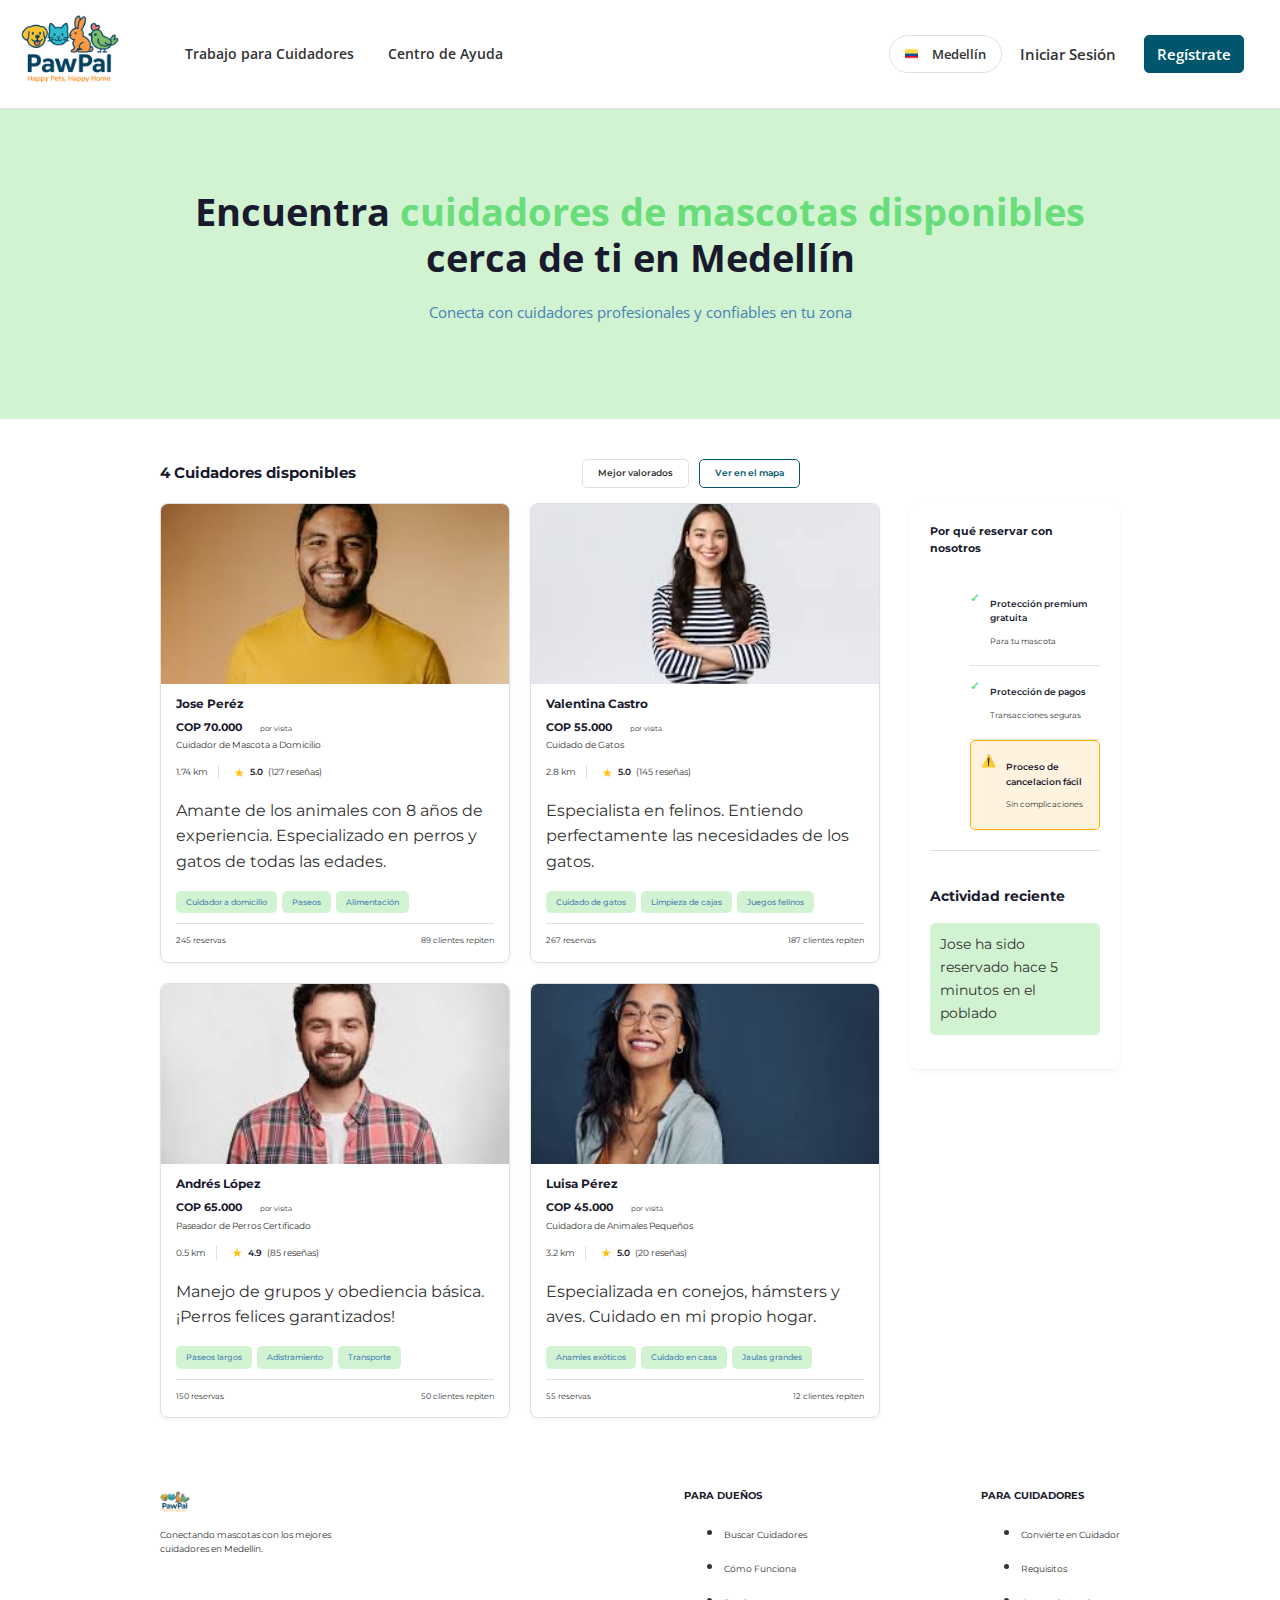
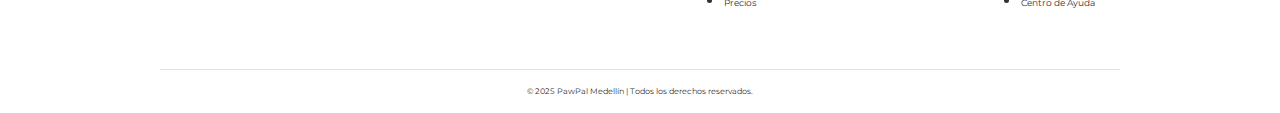
<file: index.html>
<!DOCTYPE html>
<html lang="en">
<head>
    <meta charset="UTF-8">
    <meta name="viewport" content="width=device-width, initial-scale=1.0">
    <link rel="preconnect" href="https://fonts.googleapis.com">
    <link rel="preconnect" href="https://fonts.gstatic.com" crossorigin>
    <link href="https://fonts.googleapis.com/css2?family=Inter:ital,opsz,wght@0,14..32,100..900;1,14..32,100..900&family=Montserrat:ital,wght@0,100..900;1,100..900&family=Open+Sans:ital,wght@0,300..800;1,300..800&display=swap" rel="stylesheet">
    <title>PawPal</title>
    <link rel="stylesheet" href="styles/styles.css">
    <link rel="stylesheet" href="styles/normalize.css">
    <link rel="icon" href="img/logo.ico" type="image/x-icon">

</head>
<body>
<!-- Encabezado -->
    <header class="main-header">
        <div class="header-content">
            <div class="header-left">
                <a href="#" class="logo">
                    <img src="img/logo.png" alt="PawPal Logo">
                </a>

                <nav class="main-menu">
                    <a href="#">Trabajo para Cuidadores</a>
                    <a href="#">Centro de Ayuda</a>
                </nav>
            </div>
            
            <div class="header-right">
            <div class="ubicacion">
                <span class="location-icon">
                    <img src="img/colombia.png" alt="bandera colombia">
                </span>
                <span class="location-text">Medellín</span>
            </div>
            <div class="auth-bottons">
                <a href="login.html" class="btn btn-login">Iniciar Sesión</a>
                <a href="registro.html" class="btn btn-signup">Regístrate</a>
            </div>
        </div>
        </div>
    </header>
<!-- Inicio -->
    <div class="section">
        <h1 class="main-heading">
            Encuentra 
            <span class="highlight">cuidadores de mascotas disponibles</span>
            cerca de ti en Medellín
        </h1>

        <p class="subtext">
            Conecta con cuidadores profesionales y confiables en tu zona
        </p>
    </div>

<!-- Seleccion de cuidadores -->
<!-- al conectarse a una BD esto deberia de cambiarse de forma automatica dependiendo los cuidadores registrados -->
    <section class="cuidadores-section">
        <div class="cuidadores-header">
            <h2 class="section-title">4 Cuidadores disponibles</h2>
            <div class="header-filters">
                <button class="filter-button">Mejor valorados</button>
                <button class="map-button">Ver en el mapa</button>
            </div>
        </div>

        <div class="cuidadores-content-wrapper">
            <div class="cuidadores-list">

                <article class="cuidador-card">
                    <div class="card-image-container">
                        <img src="img/cuidador1.jpeg" alt="Foto cuidador 1" class="cuidador-photo">
                    </div>
                    <div class="card-info">
                        <div class="info-header">
                            <h3 class="cuidador-name">Jose Peréz</h3>
                            <span class="cuidador-price">COP 70.000</span>
                        </div>
                        <span class="service-type">Cuidador de Mascota a Domicilio</span>

                        <div class="rating-info">
                            <span class="distance">1.74 km</span>
                            <span class="rating-star">★</span>
                            <span class="rating-value">5.0</span>
                            <span class="reviews">(127 reseñas)</span>
                        </div>

                        <p class="descripcion">Amante de los animales con 8 años de experiencia. Especializado en perros y gatos de todas las edades.</p>
                        <div class="service-tags">
                            <span class="tag">Cuidador a domicilio</span>
                            <span class="tag">Paseos</span>
                            <span class="tag">Alimentación</span>
                        </div>

                        <div class="stats-footer">
                            <span class="stat">245 reservas</span>
                            <span class="stat">89 clientes repiten</span>
                        </div>
                    </div>
                </article>
                <article class="cuidador-card">
                    <div class="card-image-container">
                        <img src="img/cuidador2.jpeg" alt="Foto cuidador 2" class="cuidador-photo">
                    </div>
                    <div class="card-info">
                        <div class="info-header">
                            <h3 class="cuidador-name">Valentina Castro</h3>
                            <span class="cuidador-price">COP 55.000</span>
                        </div>
                        <span class="service-type">Cuidado de Gatos</span>

                        <div class="rating-info">
                            <span class="distance">2.8 km</span>
                            <span class="rating-star">★</span>
                            <span class="rating-value">5.0</span>
                            <span class="reviews">(145 reseñas)</span>
                        </div>

                        <p class="descripcion">Especialista en felinos. Entiendo perfectamente las necesidades de los gatos.</p>
                        <div class="service-tags">
                            <span class="tag">Cuidado de gatos</span>
                            <span class="tag">Limpieza de cajas</span>
                            <span class="tag">Juegos felinos</span>
                        </div>

                        <div class="stats-footer">
                            <span class="stat">267 reservas</span>
                            <span class="stat">187 clientes repiten</span>
                        </div>
                    </div>
                </article>
                <article class="cuidador-card">
                    <div class="card-image-container">
                        <img src="img/cuidador3.jpeg" alt="Foto cuidador 3" class="cuidador-photo">
                    </div>
                    <div class="card-info">
                        <div class="info-header">
                            <h3 class="cuidador-name">Andrés López</h3>
                            <span class="cuidador-price">COP 65.000</span>
                        </div>
                        <span class="service-type">Paseador de Perros Certificado</span>

                        <div class="rating-info">
                            <span class="distance">0.5 km</span>
                            <span class="rating-star">★</span>
                            <span class="rating-value">4.9</span>
                            <span class="reviews">(85 reseñas)</span>
                        </div>

                        <p class="descripcion">Manejo de grupos y obediencia básica. ¡Perros felices garantizados!</p>
                        <div class="service-tags">
                            <span class="tag">Paseos largos</span>
                            <span class="tag">Adistramiento</span>
                            <span class="tag">Transporte</span>
                        </div>

                        <div class="stats-footer">
                            <span class="stat">150 reservas</span>
                            <span class="stat">50 clientes repiten</span>
                        </div>
                    </div>
                </article>
                <article class="cuidador-card">
                    <div class="card-image-container">
                        <img src="img/cuidador4.jpeg" alt="Foto cuidador 4" class="cuidador-photo">
                    </div>
                    <div class="card-info">
                        <div class="info-header">
                            <h3 class="cuidador-name">Luisa Pérez</h3>
                            <span class="cuidador-price">COP 45.000</span>
                        </div>
                        <span class="service-type">Cuidadora de Animales Pequeños</span>

                        <div class="rating-info">
                            <span class="distance">3.2 km</span>
                            <span class="rating-star">★</span>
                            <span class="rating-value">5.0</span>
                            <span class="reviews">(20 reseñas)</span>
                        </div>

                        <p class="descripcion">Especializada en conejos, hámsters y aves. Cuidado en mi propio hogar.</p>
                        <div class="service-tags">
                            <span class="tag">Anamles exóticos</span>
                            <span class="tag">Cuidado en casa</span>
                            <span class="tag">Jaulas grandes</span>
                        </div>

                        <div class="stats-footer">
                            <span class="stat">55 reservas</span>
                            <span class="stat">12 clientes repiten</span>
                        </div>
                    </div>
                </article>
            </div>

            <aside class="sidebar">
                <h3 class="sidebar-title">Por qué reservar con nosotros</h3>

                <ul class="benefits-list">
                    <li class="benefit-item">
                        <span class="icon">✓</span>
                        <div class="benefit-text">
                            <p class="main-text">Protección premium gratuita</p>
                            <p class="sub-text">Para tu mascota</p>
                        </div>
                    </li>

                    <li class="benefit-item">
                        <span class="icon">✓</span>
                        <div class="benefit-text">
                            <p class="main-text">Protección de pagos</p>
                            <p class="sub-text">Transacciones seguras</p>
                        </div>
                    </li>

                    <li class="benefit-item highlight">
                        <span class="icon">⚠️</span>
                        <div class="benefit-text">
                            <p class="main-text">Proceso de cancelacion fácil</p>
                            <p class="sub-text">Sin complicaciones</p>
                        </div>
                    </li>
                </ul>

                <div class="recent-activity">
                    <p class="activity-title">Actividad reciente</p>
                    <p class="activity-detail">Jose ha sido reservado hace 5 minutos en el poblado</p>
                </div>
            </aside>
        </div>
    </section>

    <footer class="main-footer">
        <div class="footer-content-wrapper">

            <div class="footer-columns">

                <div class="footer-col footer-col-info">
                    <div class="logo-footer">
                        <img src="img/logo.png" alt="PawPal Logo" class="footer-logo-img">
                    </div>
                    <p class="slogan-text">
                        Conectando mascotas con los mejores <br>
                        cuidadores en Medellín.
                    </p>
                </div>

                <div class="footer-col">
                    <h4 class="col-title">Para Dueños</h4>
                    <ul class="footer-links-list">
                        <li><a href="#">Buscar Cuidadores</a></li>
                        <li><a href="#">Cómo Funciona</a></li>
                        <li><a href="#">Precios</a></li>
                    </ul>
                </div>

                <div class="footer-col">
                    <h4 class="col-title">Para Cuidadores</h4>
                    <ul class="footer-links-list">
                        <li><a href="#">Conviérte en Cuidador</a></li>
                        <li><a href="#">Requisitos</a></li>
                        <li><a href="#">Centro de Ayuda</a></li>
                    </ul>
                </div>
            </div>
            <div class="footer-bottom">
                <p class="copyright-text">
                    &copy; 2025 PawPal Medellín | Todos los derechos reservados.
                </p>
            </div>
        </div>
    </footer>
</body>
</html>
</file>
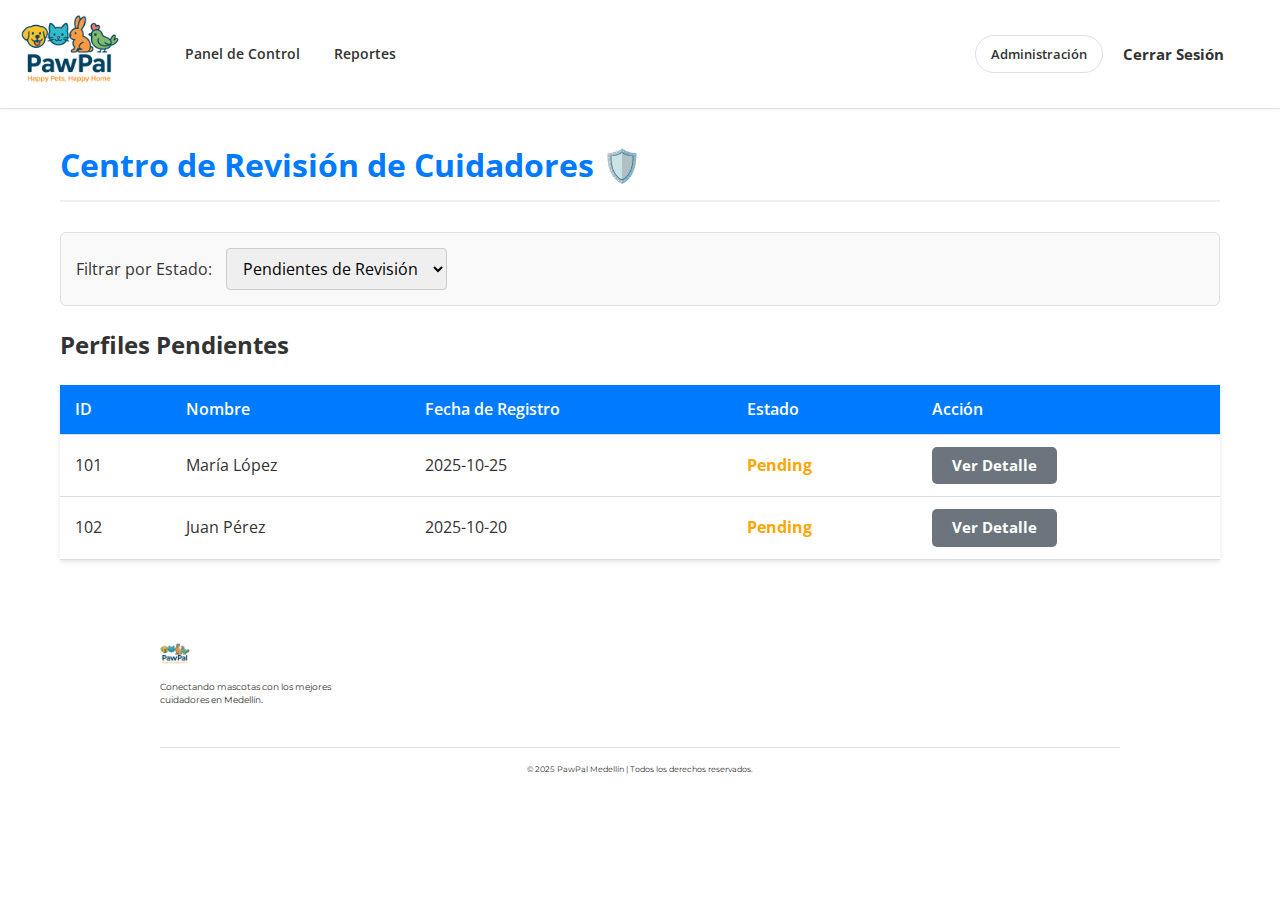
<file: admin_revision.html>
<!DOCTYPE html>
<html lang="en">
<head>
    <meta charset="UTF-8">
    <meta name="viewport" content="width=device-width, initial-scale=1.0">
    <title>PawPal - Revisión de Cuidadores</title>
    
    <link rel="preconnect" href="https://fonts.googleapis.com">
    <link rel="preconnect" href="https://fonts.gstatic.com" crossorigin>
    <link href="https://fonts.googleapis.com/css2?family=Inter:ital,opsz,wght@0,14..32,100..900;1,14..32,100..900&family=Montserrat:ital,wght@0,100..900;1,100..900&family=Open+Sans:ital,wght@0,300..800;1,300..800&display=swap" rel="stylesheet">
    
    <link rel="stylesheet" href="styles/normalize.css">
    <link rel="stylesheet" href="styles/styles.css"> 
    
    <link rel="stylesheet" href="styles/admin_revision.css"> 
    
    <link rel="icon" href="img/logo.ico" type="image/x-icon">
</head>
<body>
    <header class="main-header">
        <div class="header-content">
            <div class="header-left">
                <a href="index.html" class="logo">
                    <img src="img/logo.png" alt="PawPal Logo">
                </a>
                <nav class="main-menu">
                    <a href="#">Panel de Control</a>
                    <a href="#">Reportes</a>
                </nav>
            </div>
            
            <div class="header-right">
                <div class="ubicacion">
                    <span class="location-text">Administración</span>
                </div>
                <div class="auth-bottons">
                    <a href="login.html" class="btn btn-login">Cerrar Sesión</a>
                </div>
            </div>
        </div>
    </header>

    <main class="main-content-admin">
        <h1>Centro de Revisión de Cuidadores 🛡️</h1>

        <div id="filter-controls">
            <label for="status-filter">Filtrar por Estado:</label>
            <select id="status-filter">
                <option value="pending">Pendientes de Revisión</option>
                <option value="approved">Aprobados</option>
                <option value="rejected">Rechazados</option>
                <option value="all">Todos</option>
            </select>
        </div>

        <section id="profile-list-section">
            <h2>Perfiles Pendientes</h2>
            <table id="profile-table">
                <thead>
                    <tr>
                        <th>ID</th>
                        <th>Nombre</th>
                        <th>Fecha de Registro</th>
                        <th>Estado</th>
                        <th>Acción</th>
                    </tr>
                </thead>
                <tbody id="profiles-tbody">
                    <tr><td colspan="5" class="loading-message">Cargando perfiles...</td></tr>
                </tbody>
            </table>
        </section>
        
        <section id="detail-view" class="hidden">
            <button id="back-to-list" class="btn btn-secondary">← Volver a la Lista</button>
            <h2 id="detail-name">Perfil de: [Nombre del Cuidador]</h2>
            
            <div class="profile-details">
                <h3>Datos Personales</h3>
                <p id="detail-personal"></p>

                <h3>Experiencia y Certificaciones</h3>
                <p id="detail-experience"></p>

                <h3>Referencias</h3>
                <p id="detail-references"></p>
            </div>

            <div class="revision-actions">
                <button id="approve-btn" class="btn btn-approve">✅ Aprobar Perfil</button>
                <button id="reject-btn" class="btn btn-reject">❌ Rechazar Perfil</button>
            </div>
        </section>
    </main>

    <div id="reject-modal" class="modal hidden">
        <div class="modal-content">
            <h3>Motivo del Rechazo</h3>
            <p>El motivo será enviado por correo al cuidador.</p>
            <textarea id="rejection-reason" rows="5" placeholder="Escribe el motivo del rechazo aquí (ej: Falta adjuntar certificado de antecedentes, experiencia no verificable)."></textarea>
            <div class="modal-actions">
                <button id="modal-cancel-btn" class="btn btn-secondary">Cancelar</button>
                <button id="modal-send-btn" class="btn btn-reject">Enviar Rechazo</button>
            </div>
        </div>
    </div>

    <footer class="main-footer">
        <div class="footer-content-wrapper">
            <div class="footer-columns">
                <div class="footer-col footer-col-info">
                    <div class="logo-footer">
                        <img src="img/logo.png" alt="PawPal Logo" class="footer-logo-img">
                    </div>
                    <p class="slogan-text">Conectando mascotas con los mejores <br>cuidadores en Medellín.</p>
                </div>
                </div>
            <div class="footer-bottom">
                <p class="copyright-text">&copy; 2025 PawPal Medellín | Todos los derechos reservados.</p>
            </div>
        </div>
    </footer>
    
    <script src="js/admin_logic.js"></script>
</body>
</html>
</file>
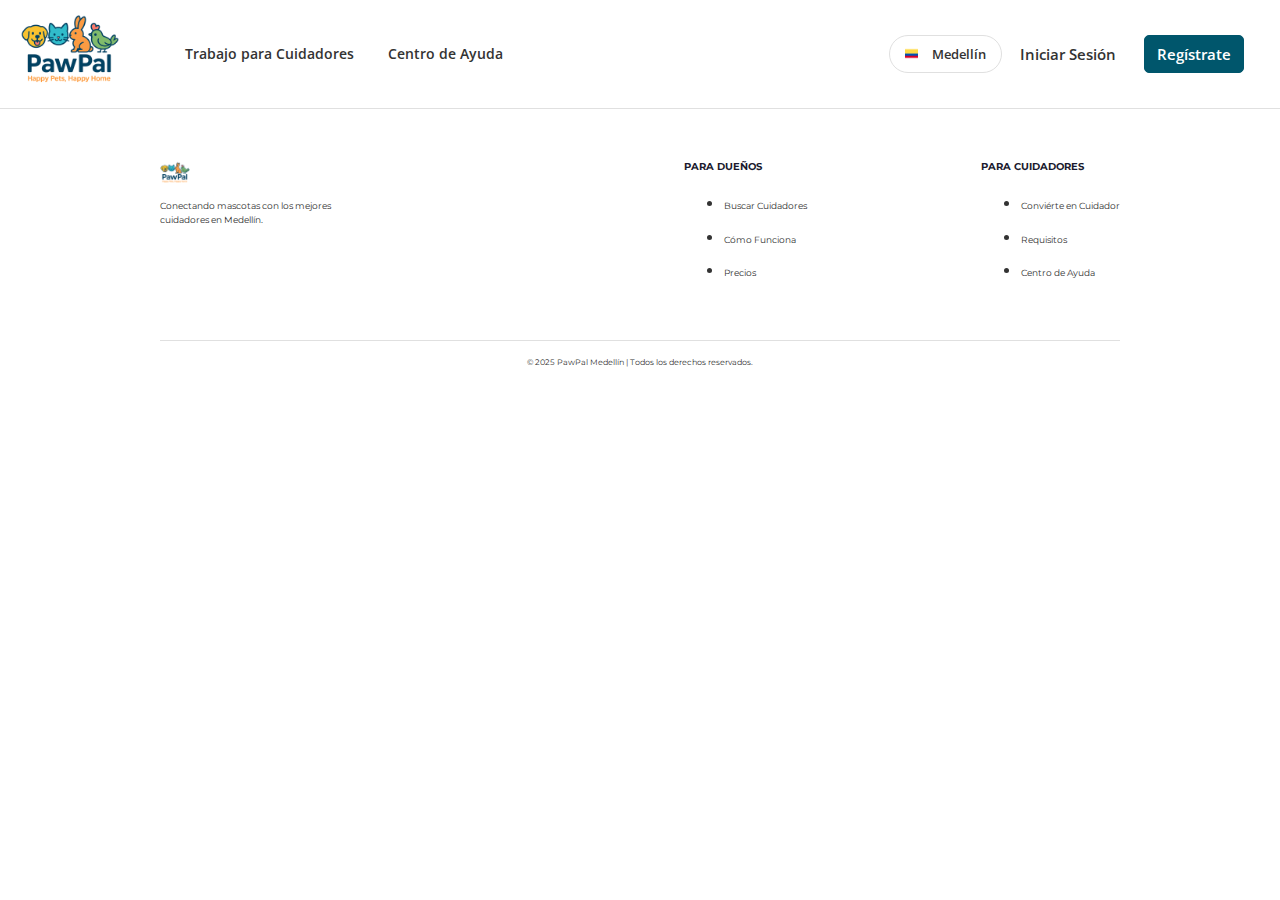
<file: base.html>
<!DOCTYPE html>
<html lang="en">
<head>
    <meta charset="UTF-8">
    <meta name="viewport" content="width=device-width, initial-scale=1.0">
    <link rel="preconnect" href="https://fonts.googleapis.com">
    <link rel="preconnect" href="https://fonts.gstatic.com" crossorigin>
    <link href="https://fonts.googleapis.com/css2?family=Inter:ital,opsz,wght@0,14..32,100..900;1,14..32,100..900&family=Montserrat:ital,wght@0,100..900;1,100..900&family=Open+Sans:ital,wght@0,300..800;1,300..800&display=swap" rel="stylesheet">
    <title>PawPal</title>
    <link rel="stylesheet" href="styles/styles.css">
    <link rel="stylesheet" href="styles/normalize.css">
    <link rel="icon" href="img/logo.ico" type="image/x-icon">
</head>
<body>
<!-- Encabezado -->
    <header class="main-header">
        <div class="header-content">
            <div class="header-left">
                <a href="#" class="logo">
                    <img src="img/logo.png" alt="PawPal Logo">
                </a>

                <nav class="main-menu">
                    <a href="#">Trabajo para Cuidadores</a>
                    <a href="#">Centro de Ayuda</a>
                </nav>
            </div>
            
            <div class="header-right">
            <div class="ubicacion">
                <span class="location-icon">
                    <img src="img/colombia.png" alt="bandera colombia">
                </span>
                <span class="location-text">Medellín</span>
            </div>
            <div class="auth-bottons">
                <a href="login.html" class="btn btn-login">Iniciar Sesión</a>
                <a href="registro.html" class="btn btn-signup">Regístrate</a>
            </div>
        </div>
        </div>
    </header>

    
    <footer class="main-footer">
        <div class="footer-content-wrapper">

            <div class="footer-columns">

                <div class="footer-col footer-col-info">
                    <div class="logo-footer">
                        <img src="img/logo.png" alt="PawPal Logo" class="footer-logo-img">
                    </div>
                    <p class="slogan-text">
                        Conectando mascotas con los mejores <br>
                        cuidadores en Medellín.
                    </p>
                </div>

                <div class="footer-col">
                    <h4 class="col-title">Para Dueños</h4>
                    <ul class="footer-links-list">
                        <li><a href="#">Buscar Cuidadores</a></li>
                        <li><a href="#">Cómo Funciona</a></li>
                        <li><a href="#">Precios</a></li>
                    </ul>
                </div>

                <div class="footer-col">
                    <h4 class="col-title">Para Cuidadores</h4>
                    <ul class="footer-links-list">
                        <li><a href="#">Conviérte en Cuidador</a></li>
                        <li><a href="#">Requisitos</a></li>
                        <li><a href="#">Centro de Ayuda</a></li>
                    </ul>
                </div>
            </div>
            <div class="footer-bottom">
                <p class="copyright-text">
                    &copy; 2025 PawPal Medellín | Todos los derechos reservados.
                </p>
            </div>
        </div>
    </footer>
</body>
</html>
</file>
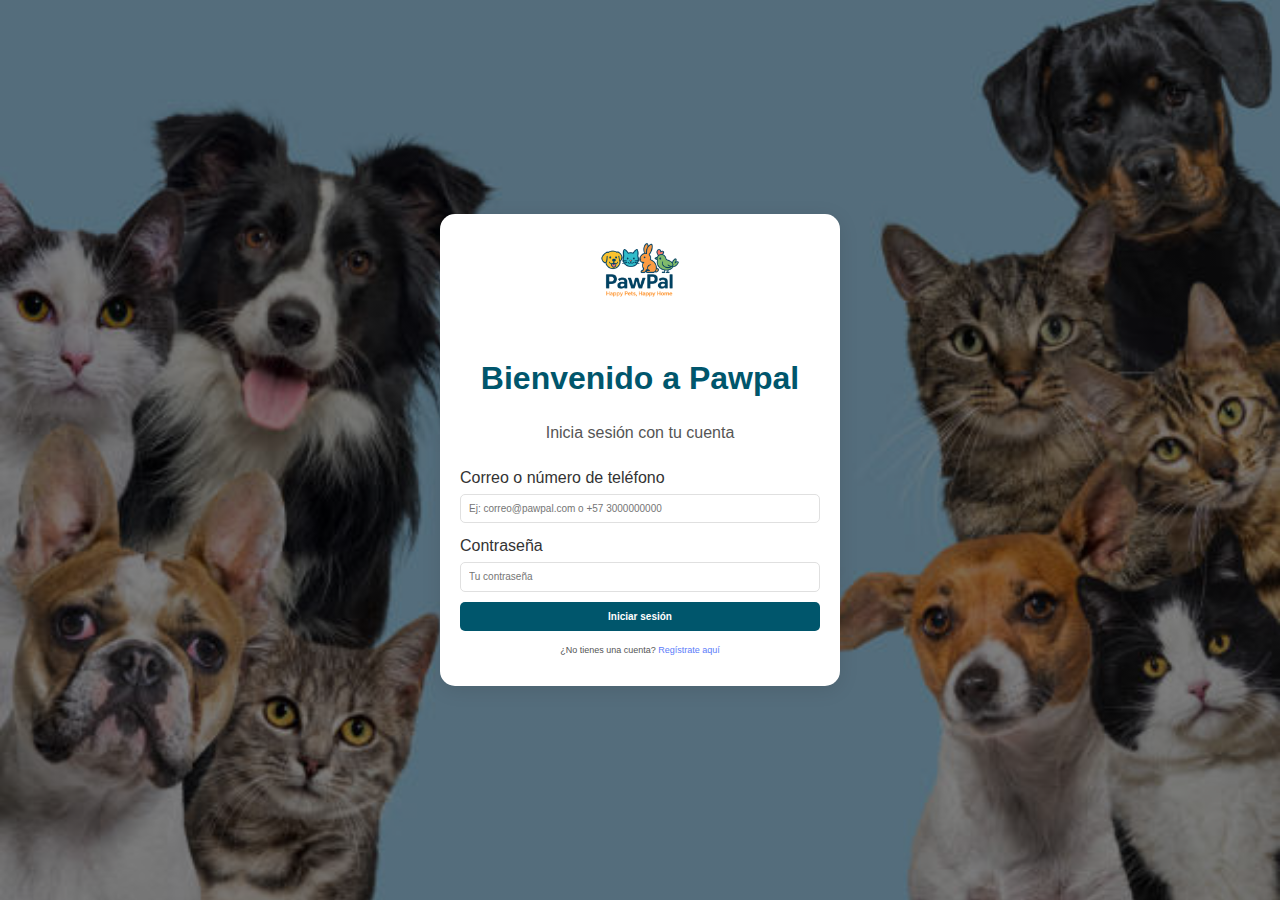
<file: login.html>
<!DOCTYPE html>
<html lang="es">
<head>
  <meta charset="UTF-8">
  <meta name="viewport" content="width=device-width, initial-scale=1.0">
  <title>Iniciar sesión | Pawpal</title>
  <link rel="icon" href="img/logo.ico">
  <link rel="stylesheet" href="./styles/normalize.css">
  <link rel="stylesheet" href="./styles/styles.css">
</head>
<body class="login-body">

  <div class="login-container">
    <img src="img/logo.png" alt="Logo Pawpal" class="login-logo">

    <h1 class="login-title">Bienvenido a Pawpal</h1>
    <p class="login-subtitle">Inicia sesión con tu cuenta</p>

    <form id="loginForm" class="login-form">
      <div class="form-group">
        <label for="identifier" class="form-label">Correo o número de teléfono</label>
        <input 
          type="text" 
          id="identifier" 
          name="identifier" 
          class="form-input" 
          placeholder="Ej: correo@pawpal.com o +57 3000000000" 
          required>
      </div>

      <div class="form-group">
        <label for="password" class="form-label">Contraseña</label>
        <input 
          type="password" 
          id="password" 
          name="password" 
          class="form-input" 
          placeholder="Tu contraseña" 
          required>
      </div>

      <button type="submit" class="btn btn-primary">Iniciar sesión</button>

      <p class="login-footer">
        ¿No tienes una cuenta?
        <a href="registro.html" class="link">Regístrate aquí</a>
      </p>
    </form>
  </div>

  <script src="js/script.js"></script>
  <script src="js/login.js"></script>
</body>
</html>
</file>
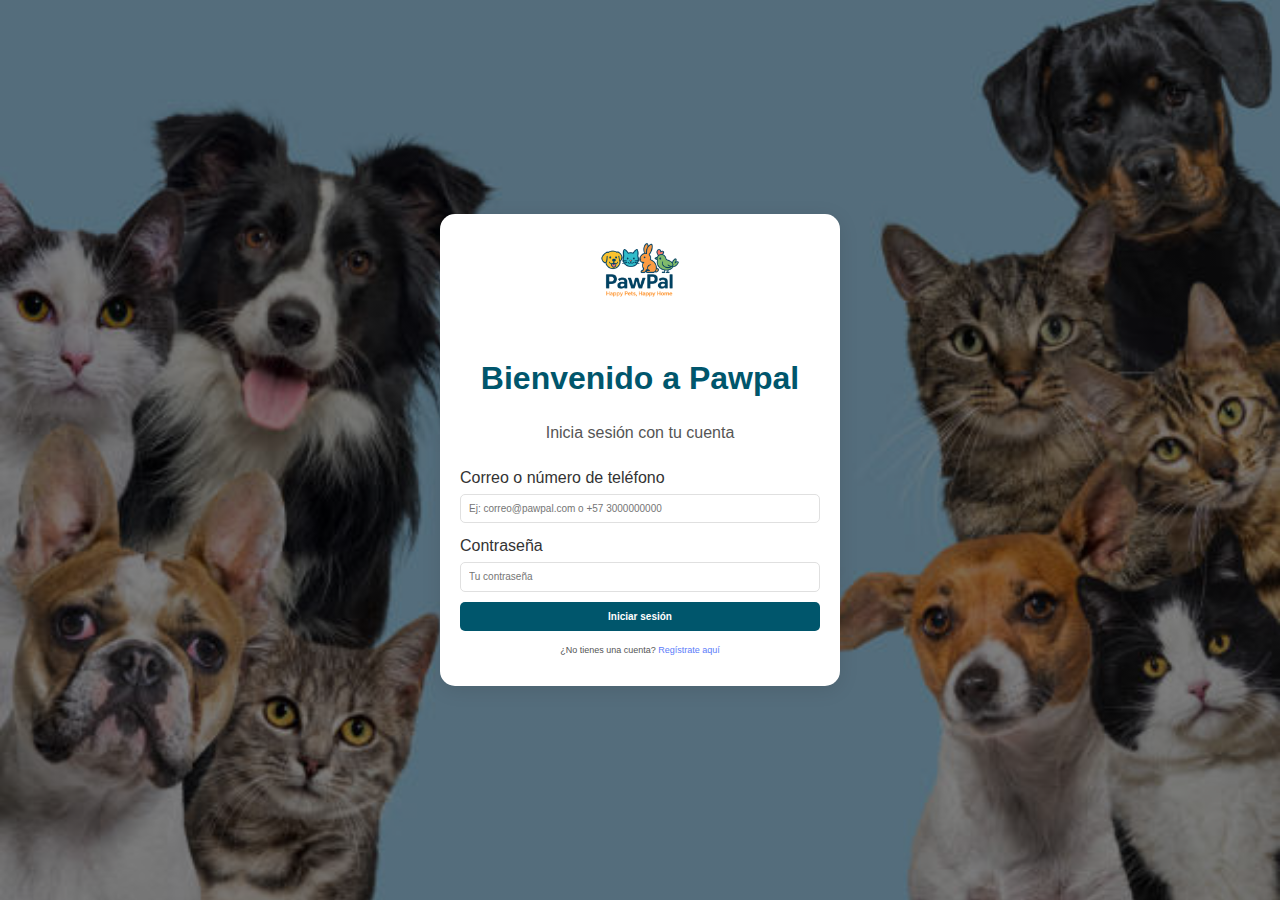
<file: pqr.html>
<!DOCTYPE html>
<html lang="es">
<head>
    <meta charset="UTF-8">
    <meta name="viewport" content="width=device-width, initial-scale=1.0">
    <link rel="preconnect" href="https://fonts.googleapis.com">
    <link rel="preconnect" href="https://fonts.gstatic.com" crossorigin>
    <link href="https://fonts.googleapis.com/css2?family=Inter:ital,opsz,wght@0,14..32,100..900;1,14..32,100..900&family=Montserrat:ital,wght@0,100..900;1,100..900&family=Open+Sans:ital,wght@0,300..800;1,300..800&display=swap" rel="stylesheet">
    <title>Portal PQR - Admin</title>
    <link rel="stylesheet" href="styles/styles.css">
    <link rel="stylesheet" href="styles/normalize.css">
    <link rel="stylesheet" href="styles/pqr.css">
    <link rel="icon" href="img/logo.ico" type="image/x-icon">
</head>
<body>
<!-- Encabezado -->
    <header class="main-header">
        <div class="header-content">
            <div class="header-left">
                <a href="index.html" class="logo">
                    <img src="img/logo.png" alt="PawPal Logo">
                </a>

                <nav class="main-menu">
                    <a href="#">Trabajo para Cuidadores</a>
                    <a href="#">Centro de Ayuda</a>
                </nav>
            </div>

            <div class="header-right">
            <div class="ubicacion">
                <span class="location-icon">
                    <img src="img/colombia.png" alt="bandera colombia">
                </span>
                <span class="location-text">Medellín</span>
            </div>
            <div class="auth-bottons">
                <button class="btn btn-logout" id="logout-btn" onclick="logout()">Cerrar Sesión</button>
            </div>
            <div id="welcome-message" style="display: none; text-align: right; margin-left: 1rem; font-size: 1.2rem; color: var(--primary-color); font-weight: bold;">
                <!-- Mensaje de bienvenida se mostrará aquí -->
            </div>
        </div>
        </div>
    </header>

    <main class="pqr-main">
        <section class="pqr-section">
            <h1 class="pqr-title">Portal de PQR</h1>
            <p class="pqr-subtitle">Solo para administradores</p>

            <section class="filtros">
                <input type="text" id="buscarUsuario" placeholder="Buscar por nombre de usuario..." class="filtro-input">
                <select id="filtrarEstado" class="filtro-select">
                    <option value="todos">Todos</option>
                    <option value="pendiente">Pendiente</option>
                    <option value="revision">Revisión</option>
                    <option value="resuelto">Resuelto</option>
                </select>
            </section>

            <section class="tabla-pqr">
                <table>
                    <thead>
                        <tr>
                            <th>N° Caso</th>
                            <th>Usuario</th>
                            <th>Descripción</th>
                            <th>Estado</th>
                        </tr>
                    </thead>
                    <tbody id="tablaPQR">
                        <!-- Se llenará dinámicamente con JS -->
                    </tbody>
                </table>
            </section>
        </section>
    </main>

    <footer class="main-footer">
        <div class="footer-content-wrapper">

            <div class="footer-columns">

                <div class="footer-col footer-col-info">
                    <div class="logo-footer">
                        <img src="img/logo.png" alt="PawPal Logo" class="footer-logo-img">
                    </div>
                    <p class="slogan-text">
                        Conectando mascotas con los mejores <br>
                        cuidadores en Medellín.
                    </p>
                </div>

                <div class="footer-col">
                    <h4 class="col-title">Para Dueños</h4>
                    <ul class="footer-links-list">
                        <li><a href="#">Buscar Cuidadores</a></li>
                        <li><a href="#">Cómo Funciona</a></li>
                        <li><a href="#">Precios</a></li>
                    </ul>
                </div>

                <div class="footer-col">
                    <h4 class="col-title">Para Cuidadores</h4>
                    <ul class="footer-links-list">
                        <li><a href="#">Conviérte en Cuidador</a></li>
                        <li><a href="#">Requisitos</a></li>
                        <li><a href="#">Centro de Ayuda</a></li>
                    </ul>
                </div>
            </div>
            <div class="footer-bottom">
                <p class="copyright-text">
                    &copy; 2025 PawPal Medellín | Todos los derechos reservados.
                </p>
            </div>
        </div>
    </footer>

    <script src="js/script.js"></script>
    <script src="js/pqr.js"></script>
</body>
</html>
</file>
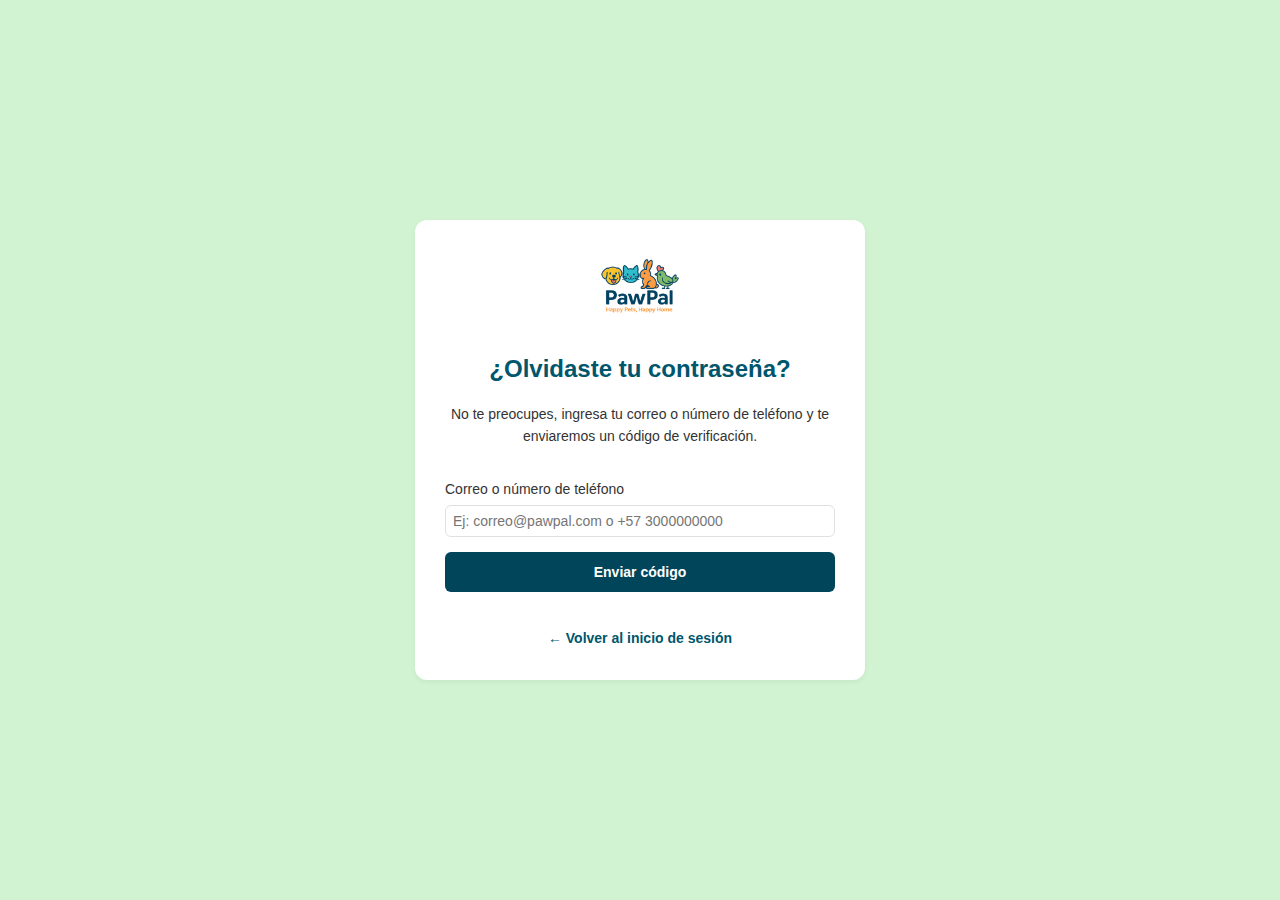
<file: Recuperar.html>
<!DOCTYPE html>
<html lang="es">
<head>
  <meta charset="UTF-8">
  <meta name="viewport" content="width=device-width, initial-scale=1.0">
  <title>Recuperar Contraseña | Pawpal</title>
  <link rel="icon" href="img/logo.ico">
  <link rel="stylesheet" href="./styles/normalize.css">
  <link rel="stylesheet" href="./styles/styles.css">
  <link rel="stylesheet" href="./styles/recovery.css">
</head>
<body class="recovery-body">

  <div class="recovery-container">
    <img src="img/logo.png" alt="Logo Pawpal" class="recovery-logo" onerror="this.style.display='none'">

    <!-- Paso 1: Solicitar correo/teléfono -->
    <div id="step1">
      <h1 class="recovery-title">¿Olvidaste tu contraseña?</h1>
      <p class="recovery-subtitle">No te preocupes, ingresa tu correo o número de teléfono y te enviaremos un código de verificación.</p>

      <div id="message1" class="message"></div>

      <form id="requestForm">
        <div class="form-group">
          <label for="identifier" class="form-label">Correo o número de teléfono</label>
          <input 
            type="text" 
            id="identifier" 
            name="identifier" 
            class="form-input" 
            placeholder="Ej: correo@pawpal.com o +57 3000000000" 
            required>
        </div>

        <button type="submit" class="btn btn-primary" id="btnRequest">
          Enviar código
        </button>
      </form>

      <div class="back-link">
        <a href="login.html" class="link">← Volver al inicio de sesión</a>
      </div>
    </div>

    <!-- Paso 2: Verificar código -->
    <div id="step2" class="step-hidden">
      <h1 class="recovery-title">Verificar código</h1>
      <p class="recovery-subtitle">Ingresa el código de 6 dígitos que enviamos a <strong id="sentTo"></strong></p>

      <div id="message2" class="message"></div>

      <form id="verifyForm">
        <div class="code-inputs">
          <input type="text" maxlength="1" class="code-input" data-index="0" pattern="[0-9]" required>
          <input type="text" maxlength="1" class="code-input" data-index="1" pattern="[0-9]" required>
          <input type="text" maxlength="1" class="code-input" data-index="2" pattern="[0-9]" required>
          <input type="text" maxlength="1" class="code-input" data-index="3" pattern="[0-9]" required>
          <input type="text" maxlength="1" class="code-input" data-index="4" pattern="[0-9]" required>
          <input type="text" maxlength="1" class="code-input" data-index="5" pattern="[0-9]" required>
        </div>

        <div class="timer" id="timer">Código válido por: <strong>5:00</strong></div>

        <button type="submit" class="btn btn-primary" id="btnVerify">
          Verificar código
        </button>

        <div class="resend-link">
          <a href="#" id="resendCode" class="link">Reenviar código</a>
        </div>
      </form>

      <div class="back-link">
        <a href="#" id="backToStep1" class="link">← Cambiar correo/teléfono</a>
      </div>
    </div>

    <!-- Paso 3: Nueva contraseña -->
    <div id="step3" class="step-hidden">
      <h1 class="recovery-title">Nueva contraseña</h1>
      <p class="recovery-subtitle">Crea una contraseña segura para tu cuenta.</p>

      <div id="message3" class="message"></div>

      <form id="resetForm">
        <div class="form-group">
          <label for="newPassword" class="form-label">Nueva contraseña</label>
          <input 
            type="password" 
            id="newPassword" 
            name="newPassword" 
            class="form-input" 
            placeholder="Mínimo 8 caracteres" 
            required>
          <div class="password-requirements">
            <strong>La contraseña debe contener:</strong>
            <ul>
              <li>Al menos 8 caracteres</li>
              <li>Una letra mayúscula</li>
              <li>Una letra minúscula</li>
              <li>Un número</li>
            </ul>
          </div>
        </div>

        <div class="form-group">
          <label for="confirmPassword" class="form-label">Confirmar contraseña</label>
          <input 
            type="password" 
            id="confirmPassword" 
            name="confirmPassword" 
            class="form-input" 
            placeholder="Repite tu contraseña" 
            required>
        </div>

        <button type="submit" class="btn btn-primary" id="btnReset">
          Cambiar contraseña
        </button>
      </form>
    </div>
  </div>

  <script src="js/script.js"></script>
  <script src="js/recovery.js"></script>
</body>
</html>
</file>
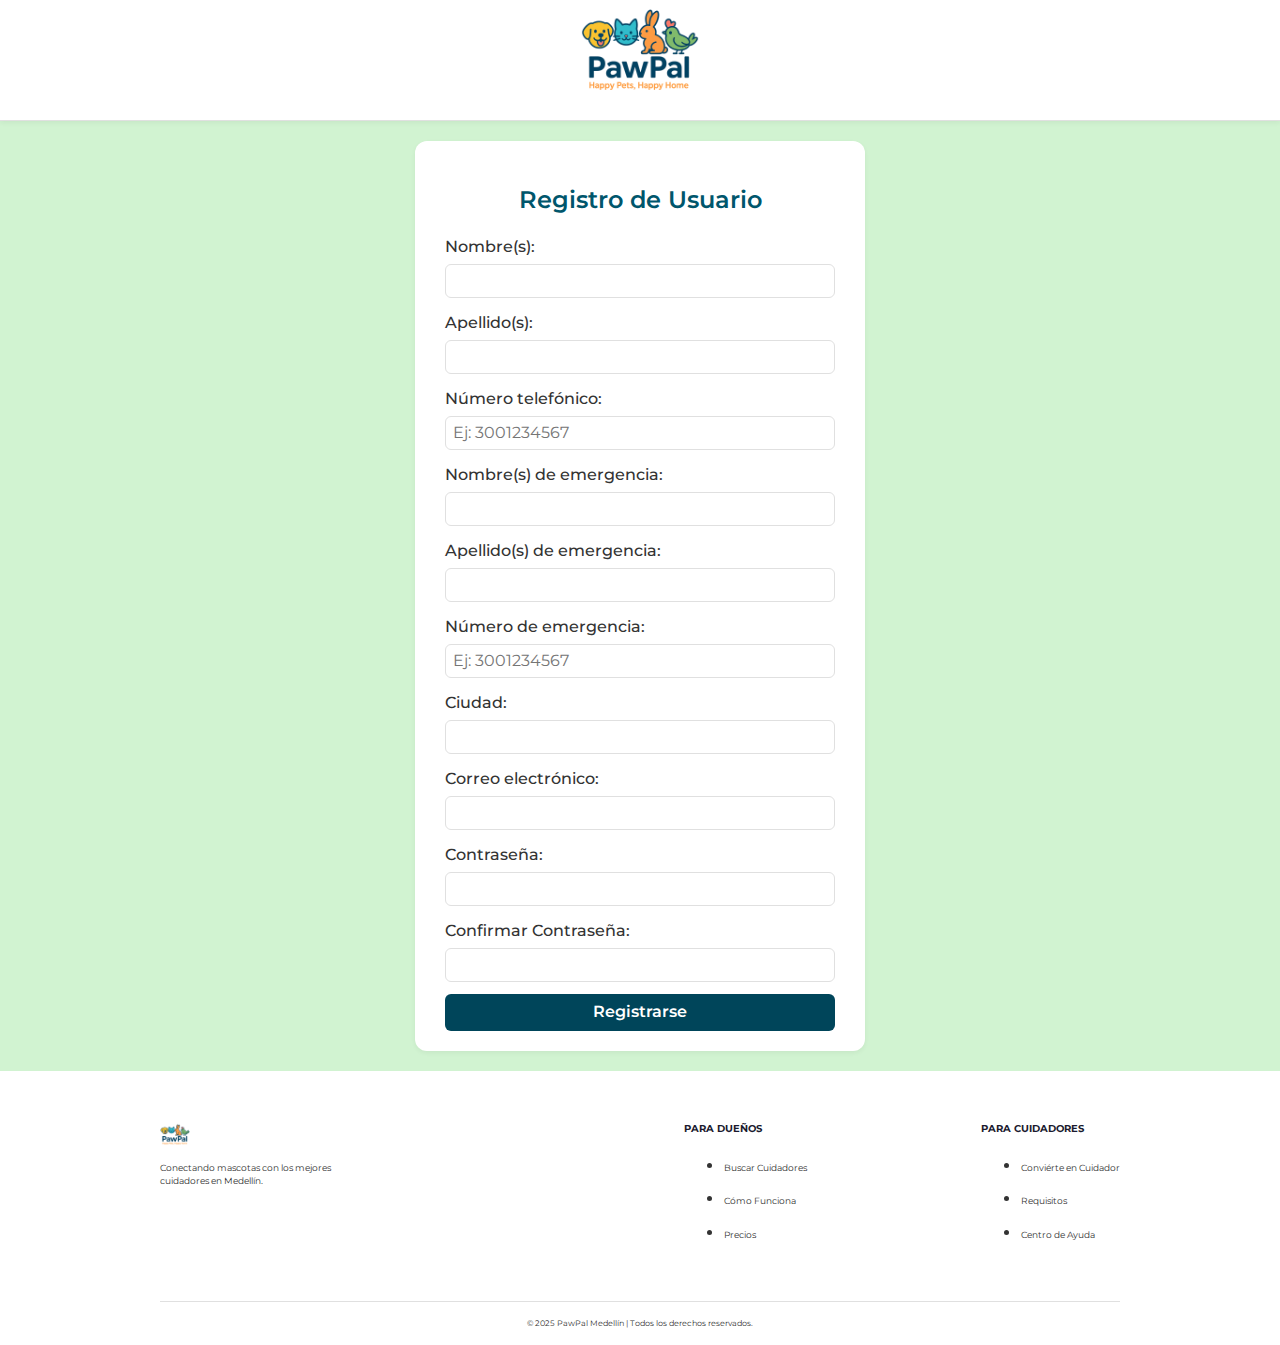
<file: registro.html>
<!DOCTYPE html>
<html lang="en">
<head>
    <meta charset="UTF-8">
    <meta name="viewport" content="width=device-width, initial-scale=1.0">
    <link rel="preconnect" href="https://fonts.googleapis.com">
    <link rel="preconnect" href="https://fonts.gstatic.com" crossorigin>
    <link href="https://fonts.googleapis.com/css2?family=Inter:ital,opsz,wght@0,14..32,100..900;1,14..32,100..900&family=Montserrat:ital,wght@0,100..900;1,100..900&family=Open+Sans:ital,wght@0,300..800;1,300..800&display=swap" rel="stylesheet">
    <title>PawPal</title>
    <link rel="stylesheet" href="styles/styles.css">
    <link rel="stylesheet" href="styles/normalize.css">
    <link rel="stylesheet" href="styles/registro.css">
    <link rel="icon" href="img/logo.ico" type="image/x-icon">
</head>
<body>
<!-- Encabezado -->
<!-- Header con logo centrado -->
    <header class="main-header">
        <div class="logo-center">
            <a href="index.html">
                <img src="img/logo.png" alt="PawPal Logo" class="logo-img">
            </a>
        </div>
    </header>

    <main class="main-content">
        <div class="form-container">
            <h2 class="form-title">Registro de Usuario</h2>
            
            <form action="#" method="POST" class="registration-form">
                
                <div class="form-group">
                    <label for="nombres">Nombre(s):</label>
                    <input type="text" id="nombres" name="nombres" required>
                </div>
                
                <div class="form-group">
                    <label for="apellidos">Apellido(s):</label>
                    <input type="text" id="apellidos" name="apellidos" required>
                </div>
                
                <div class="form-group">
                    <label for="telefono">Número telefónico:</label>
                    <input type="tel" id="telefono" name="telefono" placeholder="Ej: 3001234567" pattern="[0-9]{10}" title="Ingresa un número de 10 dígitos" required>
                </div>
                
                <div class="form-group">
                    <label for="nombres">Nombre(s) de emergencia:</label>
                    <input type="text" id="nombre_emergencia" name="nombres" required>
                </div>
                
                <div class="form-group">
                    <label for="apellidos">Apellido(s) de emergencia:</label>
                    <input type="text" id="apellido_emergencia" name="apellidos" required>
                </div>
                
                <div class="form-group">
                    <label for="telefono">Número de emergencia:</label>
                    <input type="tel" id="telefono_emergencia" name="telefono" placeholder="Ej: 3001234567" pattern="[0-9]{10}" title="Ingresa un número de 10 dígitos" required>
                </div>
                <div class="form-group">
                    <label for="ciudad">Ciudad:</label>
                    <input type="text" id="ciudad" name="ciudad" required>
                </div>
                
                <div class="form-group">
                    <label for="correo">Correo electrónico:</label>
                    <input type="email" id="correo" name="correo" required>
                </div>
                
                <div class="form-group">
                    <label for="contrasena">Contraseña:</label>
                    <input type="password" id="contrasena" name="contrasena" required>
                </div>

                <div class="form-group">
                    <label for="confirmar">Confirmar Contraseña:</label>
                    <input type="password" id="confirmar" name="confirmar" required>
                </div>
                <div class="form-group-button">
                <button type="submit" class="register-button">Registrarse</button>
                </div>
            </form>
        </div>
    </main>
    
    <footer class="main-footer">
        <div class="footer-content-wrapper">

            <div class="footer-columns">

                <div class="footer-col footer-col-info">
                    <div class="logo-footer">
                        <img src="img/logo.png" alt="PawPal Logo" class="footer-logo-img">
                    </div>
                    <p class="slogan-text">
                        Conectando mascotas con los mejores <br>
                        cuidadores en Medellín.
                    </p>
                </div>

                <div class="footer-col">
                    <h4 class="col-title">Para Dueños</h4>
                    <ul class="footer-links-list">
                        <li><a href="#">Buscar Cuidadores</a></li>
                        <li><a href="#">Cómo Funciona</a></li>
                        <li><a href="#">Precios</a></li>
                    </ul>
                </div>

                <div class="footer-col">
                    <h4 class="col-title">Para Cuidadores</h4>
                    <ul class="footer-links-list">
                        <li><a href="#">Conviérte en Cuidador</a></li>
                        <li><a href="#">Requisitos</a></li>
                        <li><a href="#">Centro de Ayuda</a></li>
                    </ul>
                </div>
            </div>
            <div class="footer-bottom">
                <p class="copyright-text">
                    &copy; 2025 PawPal Medellín | Todos los derechos reservados.
                </p>
            </div>
        </div>
    </footer>
<script src="js/script.js"></script>
<script src="js/registro.js"></script>
</body>
</html>
</file>
<file: styles/styles.css>
:root{
    --primary-color: #00566C; 
    --text-color: #333;
    --border-color: #E0E0E0;
    --white-color: #FFFFFF;
    --font-family: 'Montserrat', sans-serif; 
    --botton-background-color: #00455A;
    --header-height: 70px;
    --gb-color: #d1f3d1;
    --main-text-color: #1a1a2e;
    --highlight-color: #68dd79;
    --subtext-color: #4682b4;
    --max-width: 100rem;
    --light-gray: #f5f5f5;
    --card-shadow: 0 2px 5px rgba(0, 0, 0, 0.05);
    --warning-highlight: #FFF3E0;
    --warning-border: #FFB300;
}

html {
    box-sizing: border-box;
    font-size: 62.5%; 
}

*, *:before, *:after {
    box-sizing: inherit;
}

body {
    /* (Asegúrate de que tus fuentes están aquí) */
    font-family: 'Open Sans', sans-serif; 
    
    /* ESTO ES CLAVE: Define el tamaño de fuente base */
    font-size: 16px; 
    line-height: 1.6;
    color: #333;
}

/* header */

.main-header{
    width: 100%;
    border-bottom: .1rem solid var(--border-color);
    background-color: var(--white-color);
    box-shadow: 0 .1rem .3rem rgba(0, 0, 0, 0.05);
}
.header-content{
    display: flex;
    justify-content: space-between;
    align-items: center;
    max-width: 130rem;
    margin: 0 auto;
    padding: .4rem 2rem;
    min-height: var(--header-height);
    box-sizing: border-box;
}

.header-left{
    display: flex;
    align-items: center;
    gap: 5rem;
}

.logo{
    display: flex;
    align-items: center;
    text-decoration: none;
    color: var(--primary-color);
    font-weight: bold;
    font-size: 1rem;
}

.logo img{
    height: 10rem;
    width: auto;
    display: block;
}

.main-menu a{
    text-decoration: none;
    color: var(--text-color);
    font-size: 1.4rem;
    padding: 0 1.5rem;
    font-weight: 600;
    transition: color 0.2s;
}

.main-menu:hover{
    color: var(--primary-color);
}

.header-right{
    display: flex;
    justify-content: space-between;
    align-items: center;
    padding: .8rem 1.6rem;
}

.ubicacion{
    display: flex;
    align-items: center;
    padding: .8rem 1.5rem;
    border: .1rem solid var(--border-color);
    border-radius: .5rem;
    cursor: pointer;
    transition: border-color 0.2s;
    font-size: .95rem;
    font-weight: 600;
    color: var(--text-color);
    gap: .6rem;
    border-radius: 2rem;
}

.ubicacion:hover{
    border-color: var(--primary-color);
}

.location-icon{
    display: flex;
    align-items: center;
    margin-right: .8rem;
}

.location-icon img{
    display: flex;
    height: 1.3rem;
    width: auto;
    border-radius: .2rem;
    object-fit: cover;
    display: block;
    gap: 1rem;
}
.location-text{
    font-size: 1.3rem;
}

.auth-bottons{
    display: flex;
    align-items: center;
    gap: 1rem;
}
.btn{
    text-decoration: none;
    padding: 1rem 1.8rem;
    border-radius: .5rem;
    font-weight: 600;
    text-align: center;
    transition: background-color 0.2s, color 0.2s, border 0.2s;
    display: inline-block;
    font-size: 1.5rem;
}

.btn-login{
    color: var(--text-color);
}

.btn-login:hover{
    color: var(--primary-color);
}

.btn-signup{
    background-color: var(--primary-color);
    color: var(--white-color);
    border: .1rem solid var(--primary-color);
    padding: .6rem 1.2rem;
    cursor: pointer;
}
.btn-signup:hover{
    background-color: var(--botton-background-color);
    border-color: var(--botton-background-color);
}

.btn-admin {
    background-color: var(--highlight-color);
    color: var(--white-color);
    border: .1rem solid var(--highlight-color);
    padding: .6rem 1.2rem;
    cursor: pointer;
    font-size: 1.2rem;
    font-weight: 600;
    border-radius: .5rem;
    transition: background-color 0.2s, border 0.2s;
}

.btn-admin:hover {
    background-color: #5bb963;
    border-color: #5bb963;
}

.admin-dropdown {
    background-color: var(--white-color);
    border: 1px solid var(--border-color);
    border-radius: 0.5rem;
    padding: 0.5rem 1rem;
    font-size: 1.2rem;
    font-weight: 600;
    color: var(--primary-color);
    cursor: pointer;
    transition: border-color 0.2s, box-shadow 0.2s;
    font-family: var(--font-family);
}

.admin-dropdown:hover {
    border-color: var(--primary-color);
    box-shadow: 0 0 5px rgba(0, 85, 108, 0.2);
}

.admin-dropdown:focus {
    outline: none;
    border-color: var(--primary-color);
    box-shadow: 0 0 5px rgba(0, 85, 108, 0.3);
}

/* Main content */
.section{
    background-color: var(--gb-color);
    text-align: center;
    padding: 8rem 2rem;
    width: 100%;
    box-sizing: border-box;
}

.main-heading{
    color: var(--main-text-color);
    font-size: 3.8rem;
    line-height: 1.2;
    font-weight: bold;
    margin: 0 auto 2rem auto;
    max-width: 100rem;
}

.main-heading .highlight{
    color: var(--highlight-color);
    font-weight: bold;
}

.subtext{
    color: var(--subtext-color);
    font-size: 1.5rem;
    font-weight: normal;
    margin-top: 2rem;
}

/* Contenido seleccion */
.cuidadores-section{
    font-family: var(--font-family);
    padding: 3rem 0;
    background-color: var(--white-color);
    max-width: var(--max-width);
    margin: 0 auto;
    padding: 2rem;
}

.cuidadores-header{
    display: flex;
    justify-content: space-between;
    align-items: center;
    margin-top: 2rem;
    padding-right: 32rem;
}

.section-title{
    font-size: 1.5rem;
    font-weight: 700;
    color: var(--main-text-color);
    margin: 0 0 1.5rem 0;
}

.header-filters{
    display: flex;
    gap: 1rem;
    margin-bottom: 1.5rem;
}

.filter-button, .map-button{
    background-color: var(--white-color);
    border: .1rem solid var(--border-color);
    padding: .8rem 1.5rem;
    border-radius: .5rem;
    cursor: pointer;
    font-size: 0.9rem;
    font-weight: 600;
    color: var(--text-color);
    transition: all 0.2s;
}
.filter-button:hover, .map-button:hover{
    border-color: var(--primary-color);
}

.map-button{
    color: var(--primary-color);
    border-color: var(--primary-color);
}

.cuidadores-content-wrapper{
    display: flex;
    gap: 3rem;
}

.cuidadores-list{
    flex-grow: 1;
    display: grid;
    grid-template-columns: 1fr 1fr;
    gap: 2rem;
}

.cuidador-card{
    border: .1rem solid var(--border-color);
    border-radius: .8rem;
    overflow: hidden;
    background-color: var(--white-color);
    box-shadow: var(--card-shadow);
}

.card-image-container{
    height: 18rem;
    overflow: hidden;
}

.cuidador-photo{
    width: 100%;
    height: 100%;
    object-fit: cover;
    cursor: pointer;
}

.card-info{
    padding: 1.5rem;
    padding-top: 1rem;
}

.cuidador-name{
    font-size: 1.2rem;
    font-weight: 700;
    margin: 0;
    color: var(--main-text-color);
}

.cuidador-price{
    font-size: 1.1rem;
    font-weight: 700;
    color: var(--main-text-color);
    position: relative;
    padding-right: 5rem;
}

.cuidador-price::after{
    content: "por visita";
    font-size: 0.7rem;
    font-weight: 400;
    color: var(--text-color);
    position: absolute;
    right: 0;
    bottom: 0;
}

.service-type{
    display: block;
    font-size: 0.9rem;
    color: var(--text-color);
    margin-bottom: 1rem;
}

.rating-info{
    font-size: 0.9rem;
    color: var(--text-color);
    margin-bottom: 1rem;
    display: flex;
    align-items: center;
    gap: .5rem;
}

.rating-star{
    color: #ffc107;
    font-size: 1.2rem;
}

.rating-value{
    font-weight: 600;
    color: var(--main-text-color);
}

.distance{
    margin-right: 1rem;
    border-right: .1rem solid var(--border-color);
    padding-right: 1rem;
}

.reviews{
    color: var(--text-color);
}

.description{
    font-size: 0.9rem;
    color: var(--text-color);
    line-height: 1.4;
    min-height: 4rem;
    margin: 1rem 0;
}
.service-tags{
    display: flex;
    gap: .5rem;
    flex-wrap: wrap;
    margin-bottom: 1rem;
}
.tag{
    background-color: var(--gb-color);
    color: var(--subtext-color);
    padding: .5rem 1rem;
    border-radius:  .5rem;
    font-size: 0.8rem;
    font-weight: 500;
}
.stats-footer{
    border-top: .1rem solid var(--border-color);
    padding-top: 1rem;
    font-size: 0.8rem;
    color: var(--text-color);
    display: flex;
    justify-content: space-between;
}

.sidebar{
    width: 45rem;
    padding: 2rem;
    border-radius: .8rem;
    background-color: var(--white-color);
    box-shadow: var(--card-shadow);
    align-self: flex-start;
}

.sidebar-title{
    font-size: 1.1rem;
    font-weight: 700;
    margin-top: 0;
    margin-bottom: 2rem;
    color: var(--main-text-color);
}

.benefit-item{
    display: flex;
    align-items: flex-start;
    padding: 1rem 0;
    border-bottom: .1rem solid var(--border-color);
}

.benefit-item .icon{
    font-size: 1.2rem;
    color: var(--highlight-color);
    margin-right: 1rem;
    font-weight: 700;
}

.benefit-item.highlight{
    background-color: var(--warning-highlight);
    border: .1rem solid var(--warning-border);
    border-radius: .5rem;
    padding: 1rem;
    margin-bottom: 1rem;
}

.benefit-item.highlight .icon{
    color: var(--warning-border);
}

.benefit-text .main-text{
    font-weight: 600;
    color: var(--main-text-color);
    font-size: 0.9rem;
}

.benefit-text .sub-text{
    font-size: 0.8rem;
    color: var(--text-color);
}

.recent-activity {
    border-top: 1px solid var(--border-color);
    padding-top: 20px;
    margin-top: 20px;
}

.activity-title {
    font-size: 0.9em;
    font-weight: 700;
    color: var(--main-text-color);
    margin-bottom: 5px;
}

.activity-detail {
    background-color: var(--gb-color);
    padding: 10px;
    border-radius: 5px;
    font-size: 0.9em;
    color: var(--text-color);
}

/* Footer */
.main-footer{
    width: 100%;
    background-color: var(--white-color);
    font-family: var(--font-family);
    padding-top: 5rem;
}
.footer-content-wrapper{
    max-width: var(--max-width);
    margin: 0 auto;
    padding: 0 2rem;
}

.footer-columns{
    display: flex;
    justify-content: space-between;
    padding-bottom: 4rem;
    border-bottom: .1rem solid var(--border-color);
}

.footer-col-info{
    flex: 1.5;
    max-width: 35rem;
}

.logo-footer{
    display: flex;
    align-items: center;
    margin-bottom: 1rem;
}

.footer-logo-img{
    height: 3rem;
    width: auto;
    display: block;
}

.slogan-text{
    font-size: 0.9rem;
    color: var(--text-color);
    line-height: 1.5;
    margin: 0;
}

.col-title{
    font-size: 1rem;
    font-weight: 700;
    color: var(--main-text-color);
    margin: 0 0 1.5rem 0;
    text-transform: uppercase;
}

.footer-links-list li{
    margin-bottom: .8rem;
}

.footer-links-list a{
    text-decoration: none;
    color: var(--text-color);
    font-size: .9rem;
    transition: color 0.2s;
    font-weight: 400;
}
.footer-links-list a:hover{
    color: var(--primary-color);
}

.footer-bottom{
    text-align: center;
    padding: 1.5rem 0;
}

.copyright-text{
    font-size: .8rem;
    color: var(--text-color);
    margin: 0;
}

                                    /* Registro - styles */

.formReg{
    max-width: 50rem;
    margin: 0 auto;
    padding: 2rem;
    background-color: rgb(209, 242, 208, 0.7);
    border: .1rem solid var(--border-color);
    border-radius: .8rem;
    box-shadow: var(--card-shadow);
    font-family: var(--font-family);
    margin-top: 3rem;
    margin-bottom: 2rem;
}

.LabelReg{
    display: block;
    text-align: left;
    margin-bottom: .5rem;
    font-weight: 600;
    font-family: var(--font-family);
    font-size: 1.2rem;
    color: var(--main-text-color);
}
.InputReg{
    width: 50%;
    padding: .8rem;
    margin-bottom: 1.5rem;
    border: .1rem solid var(--border-color);
    border-radius: .5rem;
    font-size: 1.1rem;
    font-family: var(--font-family);
}
.InputReg:focus{
    border-color: var(--primary-color);
    outline: none;
}
.ButtonReg{
    background-color: var(--primary-color);
    color: var(--white-color);
    border: .1rem solid var(--primary-color);
    padding: 1rem 2rem;
    border-radius: .5rem;
    font-size: 1.2rem;
    font-weight: 600;
    cursor: pointer;
    transition: background-color 0.2s, border 0.2s;
}
.ButtonReg:hover{
    background-color: var(--botton-background-color);
    border-color: var(--botton-background-color);
}
.ButtonReg{
    margin-top: 1rem;
    margin-left: 18rem;
    box-shadow: var(--button-shadow);
    z-index: 1;

}
.h2Reg{
    font-size: 2rem;
    font-weight: bold;
    color: var(--main-text-color);
    color:rgba(255, 255, 255, 0.9);
    text-shadow: #333 0.1rem 0.1rem 0.2rem;
    display: flex;
    align-items: center;
    justify-content: center;
    margin-bottom: 2rem;
}
.headerReg{
    display: flex;
    align-items: center;
    justify-content: center;
}

formReg{
    max-width: 50rem;
    margin: 0 auto;
    padding: 2rem;
    background-color: rgb(209, 242, 208, 0.7);
    border: .1rem solid var(--border-color);
    border-radius: .8rem;
    box-shadow: var(--card-shadow);
    font-family: var(--font-family);
    margin-top: 3rem;
    margin-bottom: 2rem;
}

.LabelReg{
    display: block;
    text-align: left;
    margin-bottom: .5rem;
    font-weight: 600;
    font-family: var(--font-family);
    font-size: 1.2rem;
    color: var(--main-text-color);
}
.InputReg{
    width: 50%;
    padding: .8rem;
    margin-bottom: 1.5rem;
    border: .1rem solid var(--border-color);
    border-radius: .5rem;
    font-size: 1.1rem;
    font-family: var(--font-family);
}
.InputReg:focus{
    border-color: var(--primary-color);
    outline: none;
}
.ButtonReg{
    background-color: var(--primary-color);
    color: var(--white-color);
    border: .1rem solid var(--primary-color);
    padding: 1rem 2rem;
    border-radius: .5rem;
    font-size: 1.2rem;
    font-weight: 600;
    cursor: pointer;
    transition: background-color 0.2s, border 0.2s;
}
.ButtonReg:hover{
    background-color: var(--botton-background-color);
    border-color: var(--botton-background-color);
}
.ButtonReg{
    margin-top: 1rem;
    margin-left: 18rem;
    box-shadow: var(--button-shadow);
    z-index: 1;

}
.h2Reg{
    font-size: 2rem;
    font-weight: bold;
    color: var(--main-text-color);
    color:rgba(255, 255, 255, 0.9);
    text-shadow: #333 0.1rem 0.1rem 0.2rem;
    display: flex;
    align-items: center;
    justify-content: center;
    margin-bottom: 2rem;
}
.headerReg{
    display: flex;
    align-items: center;
    justify-content: center;
}

/*Sahara's

/* === LOGIN PAGE === */

.login-body {
  display: flex;
  justify-content: center;
  align-items: center;
  height: 100vh;
  font-family: var(--font-primary, 'Poppins', sans-serif);
  background: 
    linear-gradient(rgba(0, 0, 0, 0.5), rgba(0, 0, 0, 0.5)), 
    url("../img/fundo.jpg") no-repeat center center / cover;
}


.login-container {
  background-color: #fff;
  border-radius: 1.5rem;
  box-shadow: 0 4px 20px rgba(0, 0, 0, 0.1);
  padding: 2rem;
  max-width: 400px;
  width: 100%;
  text-align: center;
}

.login-logo {
  width: 80px;
  height: auto;
  margin-bottom: 1rem;
}

.login-title {
  color: var(--primary-color, #5c7cfa);
  margin-bottom: 0.5rem;
}

.login-subtitle {
  color: var(--text-secondary, #555);
  margin-bottom: 2rem;
}

.form-group {
  text-align: left;
  margin-bottom: 1rem;
}

.form-label {
  display: block;
  font-weight: 500;
  margin-bottom: 0.3rem;
  color: var(--text-primary, #333);
}

.form-input {
  width: 100%;
  padding: 0.8rem;
  border: 1px solid var(--border-color, #ddd);
  border-radius: 0.5rem;
  font-size: 1rem;
}

.btn-primary {
  width: 100%;
  background-color: var(--primary-color, #5c7cfa);
  color: #fff;
  border: none;
  padding: 0.9rem;
  border-radius: 0.5rem;
  font-size: 1rem;
  cursor: pointer;
  transition: 0.3s ease;
}

.btn-primary:hover {
  background-color: var(--primary-dark, #4a67d6);
}

.login-footer {
  margin-top: 1.2rem;
  font-size: 0.9rem;
  color: var(--text-secondary, #555);
}

.link {
  color: var(--accent-color, #5c7cfa);
  text-decoration: none;
}

.link:hover {
  text-decoration: underline;
}

/* styles.css (Responsividad Mejorada) */


.header-content{
    display: flex;
    justify-content: space-between;
    align-items: center;
    max-width: 130rem;
    margin: 0 auto;
    padding: .4rem 2rem;
    min-height: var(--header-height);
    box-sizing: border-box;
}

/* --- Media Query para Mobile (max-width: 900px) --- */
@media (max-width: 900px) {
    .header-content {
        flex-wrap: wrap; /* Permitir que los elementos se envuelvan */
        justify-content: center;
        padding: 1rem 1.5rem;
        min-height: auto;
    }

    .header-left {
        width: 100%;
        justify-content: space-between;
        margin-bottom: 1rem;
        gap: 1rem;
    }

    .logo img {
        height: 6rem; /* Logo más pequeño */
    }

    .main-menu {
        display: none; /* Ocultar el menú de navegación principal en móvil para simplificar */
    }

    .header-right {
        width: 100%;
        justify-content: center;
        padding: 0;
    }

    .ubicacion {
        display: none; /* Ocultar la ubicación en móvil */
    }

    .auth-bottons {
        width: 100%;
        justify-content: space-around;
        gap: 0.5rem;
    }

    .btn {
        padding: 0.8rem 1rem;
        font-size: 1.4rem;
        flex-grow: 1; /* Asegurar que los botones ocupen espacio equitativamente */
    }
    
    /* Sección principal */
    .section {
        padding: 6rem 1.5rem;
    }

    .main-heading {
        font-size: 3rem;
    }
    
    /* Contenido de cuidadores */
    .cuidadores-header {
        flex-direction: column; /* Apilar el título y los filtros */
        align-items: flex-start;
        padding-right: 0;
    }

    .cuidadores-content-wrapper {
        flex-direction: column; /* Apilar la lista y la barra lateral */
        gap: 2rem;
    }

    .cuidadores-list {
        grid-template-columns: 1fr; /* Una sola columna de cards */
    }

    .cuidador-price::after {
        content: "por visita"; /* Evitar el salto de línea del pseudo-elemento */
        display: inline-block;
        position: static;
        margin-left: 0.5rem;
    }

    .sidebar {
        width: 100%; /* La barra lateral ocupa todo el ancho */
        padding: 1.5rem;
    }
    
    /* Footer */
    .footer-columns {
        flex-direction: column;
        gap: 3rem;
    }

    .footer-col-info {
        max-width: 100%;
    }
}
</file>
<file: styles/admin_revision.css>
/* =================================================== */
/* ESTILOS DE LA VISTA DE REVISIÓN DEL ADMINISTRADOR */
/* =================================================== */

.main-content-admin {
    max-width: 1200px;
    margin: 30px auto;
    padding: 0 20px;
}

h1 {
    font-size: 2em;
    margin-bottom: 30px;
    color: #007bff;
    border-bottom: 2px solid #eee;
    padding-bottom: 10px;
}

/* --- CONTROLES DE FILTRO --- */
#filter-controls {
    margin-bottom: 20px;
    padding: 15px;
    background-color: #f9f9f9;
    border: 1px solid #e0e0e0;
    border-radius: 6px;
}

#status-filter {
    padding: 8px 12px;
    border: 1px solid #ccc;
    border-radius: 4px;
    margin-left: 10px;
}

/* --- TABLA DE PERFILES --- */
#profile-table {
    width: 100%;
    border-collapse: collapse;
    margin-top: 20px;
    box-shadow: 0 2px 5px rgba(0, 0, 0, 0.1);
}

#profile-table th, 
#profile-table td {
    padding: 12px 15px;
    text-align: left;
    border-bottom: 1px solid #ddd;
}

#profile-table th {
    background-color: #007bff;
    color: white;
    font-weight: 600;
}

#profile-table tbody tr:hover {
    background-color: #f1f1f1;
    cursor: pointer;
}

/* Colores de estado */
.status-pending { color: orange; font-weight: bold; }
.status-approved { color: green; font-weight: bold; }
.status-rejected { color: red; font-weight: bold; }

/* --- VISTA DETALLADA --- */
#detail-view {
    padding: 20px;
    border: 1px solid #ccc;
    border-radius: 8px;
    background-color: #fff;
    margin-top: 20px;
}

#detail-view h3 {
    border-bottom: 1px solid #eee;
    padding-bottom: 5px;
    margin-top: 20px;
}

/* --- BOTONES DE REVISIÓN --- */
.revision-actions {
    margin-top: 30px;
    display: flex;
    gap: 15px;
}

.btn {
    padding: 10px 20px;
    border: none;
    border-radius: 5px;
    cursor: pointer;
    font-weight: bold;
    transition: background-color 0.3s;
}

.btn-approve {
    background-color: #28a745; /* Verde */
    color: white;
}

.btn-reject, #modal-send-btn {
    background-color: #dc3545; /* Rojo */
    color: white;
}

.btn-secondary {
    background-color: #6c757d; /* Gris */
    color: white;
}

.hidden {
    display: none !important;
}

/* --- MODAL DE RECHAZO --- */
.modal {
    position: fixed;
    top: 0;
    left: 0;
    width: 100%;
    height: 100%;
    background-color: rgba(0, 0, 0, 0.5); /* Fondo oscuro */
    display: flex;
    justify-content: center;
    align-items: center;
    z-index: 1000;
}

.modal-content {
    background-color: white;
    padding: 30px;
    border-radius: 8px;
    width: 90%;
    max-width: 500px;
    box-shadow: 0 5px 15px rgba(0, 0, 0, 0.3);
}

#rejection-reason {
    width: 100%;
    padding: 10px;
    margin-top: 10px;
    margin-bottom: 20px;
    border: 1px solid #ccc;
    box-sizing: border-box;
}

.modal-actions {
    display: flex;
    justify-content: flex-end;
    gap: 10px;
}
</file>
<file: styles/pqr.css>
/* PQR Admin Portal Styles */

.pqr-main {
  padding: 3rem 2rem;
  background-color: var(--light-gray);
  min-height: calc(100vh - var(--header-height) - 200px);
}

.pqr-section {
  max-width: 1200px;
  margin: 0 auto;
}

.pqr-title {
  font-size: 2.5rem;
  font-weight: 700;
  color: var(--main-text-color);
  text-align: center;
  margin-bottom: 0.5rem;
}

.pqr-subtitle {
  font-size: 1.2rem;
  color: var(--subtext-color);
  text-align: center;
  margin-bottom: 3rem;
  font-weight: 500;
}

.filtros {
  display: flex;
  justify-content: center;
  gap: 1.5rem;
  margin-bottom: 3rem;
  flex-wrap: wrap;
}

.filtro-input,
.filtro-select {
  padding: 0.8rem 1.2rem;
  border: 1px solid var(--border-color);
  border-radius: 0.5rem;
  font-size: 1rem;
  font-family: var(--font-family);
  transition: border-color 0.2s;
  min-width: 200px;
}

.filtro-input:focus,
.filtro-select:focus {
  border-color: var(--primary-color);
  outline: none;
}

.tabla-pqr {
  overflow-x: auto;
}

table {
  width: 100%;
  border-collapse: collapse;
  background-color: var(--white-color);
  border-radius: 0.8rem;
  overflow: hidden;
  box-shadow: var(--card-shadow);
}

th {
  background-color: var(--primary-color);
  color: var(--white-color);
  padding: 1.2rem;
  font-weight: 600;
  font-size: 1rem;
  text-align: left;
}

td {
  padding: 1.2rem;
  border-bottom: 1px solid var(--border-color);
  font-size: 0.95rem;
  color: var(--text-color);
}

tr:hover {
  background-color: var(--gb-color);
}

.estado {
  font-weight: 600;
  text-transform: capitalize;
}

.estado.pendiente {
  color: #ff6b35;
}

.estado.revision {
  color: #f7931e;
}

.estado.resuelto {
  color: #68dd79;
}

@media (max-width: 768px) {
  .filtros {
    flex-direction: column;
    align-items: center;
  }

  .filtro-input,
  .filtro-select {
    min-width: 250px;
  }

  table {
    font-size: 0.9rem;
  }

  th,
  td {
    padding: 0.8rem;
  }
}

/* PQR Admin Portal Styles (Responsividad Mejorada) */

@media (max-width: 768px) {
  .pqr-main {
    padding: 1.5rem 1rem; /* Reducir padding general */
  }

  .pqr-title {
    font-size: 2rem; /* Título más pequeño */
  }

  .pqr-subtitle {
    font-size: 1rem;
    margin-bottom: 2rem;
  }

  .filtros {
    flex-direction: column; /* Apilar filtros */
    align-items: stretch;
    gap: 1rem;
  }

  .filtro-input,
  .filtro-select {
    min-width: 100%; /* Usar el ancho completo */
    padding: 0.6rem 1rem;
    font-size: 0.9rem;
  }

  /* La tabla-pqr ya tiene overflow-x: auto, lo cual ayuda en móvil. */
  table {
    font-size: 0.85rem;
    border-radius: 0.5rem;
  }

  th,
  td {
    padding: 0.8rem; /* Reducir padding de celdas */
  }

  /* Ocultar columnas menos importantes si es necesario (ejemplo) */
  /* td:nth-child(5), th:nth-child(5) { display: none; } */
}
</file>
<file: styles/recovery.css>
/* recovery.css */

.recovery-body {
  font-family: var(--font-family);
  background-color: var(--gb-color);
  color: var(--text-color);
  margin: 0;
  padding: 0;
  min-height: 100vh;
  display: flex;
  justify-content: center;
  align-items: center;
  padding: 2rem;
}

.recovery-container {
  background-color: var(--white-color);
  border-radius: 1.2rem;
  box-shadow: var(--card-shadow);
  padding: 3rem;
  max-width: 45rem;
  width: 100%;
  animation: slideIn 0.5s ease;
}

@keyframes slideIn {
  from {
    opacity: 0;
    transform: translateY(-20px);
  }
  to {
    opacity: 1;
    transform: translateY(0);
  }
}

.recovery-logo {
  width: 8rem;
  height: 8rem;
  margin: 0 auto 2rem;
  display: block;
  object-fit: contain;
}

.recovery-title {
  text-align: center;
  color: var(--primary-color);
  font-size: 2.4rem;
  margin-bottom: 1rem;
  font-weight: 600;
}

.recovery-subtitle {
  text-align: center;
  color: var(--text-color);
  font-size: 1.4rem;
  margin-bottom: 3rem;
  line-height: 1.6;
}

.form-group {
  margin-bottom: 1.5rem;
  display: flex;
  flex-direction: column;
}

.form-label {
  display: block;
  color: var(--text-color);
  font-weight: 500;
  margin-bottom: .5rem;
  font-size: 1.4rem;
}

.form-input {
  width: 100%;
  padding: .7rem;
  border: 1px solid var(--border-color);
  border-radius: .6rem;
  font-size: 1.4rem;
  transition: border-color 0.3s ease;
  outline: none;
  font-family: var(--font-family);
}

.form-input:focus {
  border-color: var(--primary-color);
}

.code-inputs {
  display: flex;
  gap: 1rem;
  justify-content: center;
  margin-bottom: 2rem;
}

.code-input {
  width: 5rem;
  height: 5.5rem;
  text-align: center;
  font-size: 2.4rem;
  font-weight: 600;
  border: 1px solid var(--border-color);
  border-radius: .6rem;
  outline: none;
  transition: border-color 0.3s ease;
  font-family: var(--font-family);
}

.code-input:focus {
  border-color: var(--primary-color);
}

.btn {
  width: 100%;
  padding: 1.2rem;
  border: none;
  border-radius: .6rem;
  font-size: 1.4rem;
  font-weight: 600;
  cursor: pointer;
  transition: background-color 0.5s ease;
  margin-bottom: 1.5rem;
  font-family: var(--font-family);
}

.btn-primary {
  background-color: var(--botton-background-color);
  color: var(--white-color);
}

.btn-primary:hover {
  background-color: var(--primary-color);
}

.btn-primary:disabled {
  opacity: 0.6;
  cursor: not-allowed;
}

.btn-secondary {
  background-color: var(--gb-color);
  color: var(--text-color);
  border: 1px solid var(--border-color);
}

.btn-secondary:hover {
  background-color: var(--border-color);
}

.link {
  color: var(--primary-color);
  text-decoration: none;
  font-weight: 600;
  transition: color 0.3s ease;
}

.link:hover {
  color: var(--botton-background-color);
  text-decoration: underline;
}

.back-link {
  text-align: center;
  margin-top: 2rem;
  color: var(--text-color);
  font-size: 1.4rem;
}

.message {
  padding: 1.2rem;
  border-radius: .6rem;
  margin-bottom: 2rem;
  font-size: 1.4rem;
  display: none;
  text-align: center;
}

.message.success {
  background-color: #d4edda;
  color: #155724;
  border: 1px solid #c3e6cb;
  display: block;
}

.message.error {
  background-color: #f8d7da;
  color: #721c24;
  border: 1px solid #f5c6cb;
  display: block;
}

.step-hidden {
  display: none;
}

.timer {
  text-align: center;
  color: var(--text-color);
  font-size: 1.4rem;
  margin-top: 1.5rem;
  margin-bottom: 1.5rem;
}

.timer.expired {
  color: #d32f2f;
}

.resend-link {
  text-align: center;
  margin-top: 1.5rem;
  font-size: 1.4rem;
}

.password-requirements {
  font-size: 1.2rem;
  color: var(--text-color);
  margin-top: .8rem;
  padding: 1rem;
  background-color: var(--gb-color);
  border-radius: .6rem;
  border: 1px solid var(--border-color);
}

.password-requirements strong {
  display: block;
  margin-bottom: .5rem;
  color: var(--primary-color);
}

.password-requirements ul {
  margin: .5rem 0 0 2rem;
  padding: 0;
}

.password-requirements li {
  margin: .3rem 0;
  line-height: 1.5;
}

.loading {
  display: inline-block;
  width: 1.6rem;
  height: 1.6rem;
  border: 2px solid var(--white-color);
  border-radius: 50%;
  border-top-color: transparent;
  animation: spin 0.8s linear infinite;
  margin-left: .8rem;
  vertical-align: middle;
}

@keyframes spin {
  to { 
    transform: rotate(360deg); 
  }
}

/* Responsive */
@media (max-width: 768px) {
  .recovery-body {
    padding: 1rem;
  }

  .recovery-container {
    padding: 2rem;
  }

  .recovery-title {
    font-size: 2rem;
  }

  .recovery-subtitle {
    font-size: 1.3rem;
  }
}

@media (max-width: 480px) {
  .recovery-container {
    padding: 2rem 1.5rem;
  }

  .recovery-title {
    font-size: 1.8rem;
  }

  .recovery-subtitle {
    font-size: 1.2rem;
  }

  .code-input {
    width: 4.5rem;
    height: 5rem;
    font-size: 2rem;
  }

  .code-inputs {
    gap: .8rem;
  }

  .recovery-logo {
    width: 6rem;
    height: 6rem;
  }
}

/* recovery.css (Responsividad Mejorada) */

/* ... (código existente) ... */

/* Responsive (Mejora en las media queries existentes) */
@media (max-width: 768px) {
  .recovery-body {
    padding: 1rem;
  }

  .recovery-container {
    padding: 2rem;
    border-radius: 1rem;
  }

  .recovery-title {
    font-size: 2rem;
  }

  .recovery-subtitle {
    font-size: 1.1rem; /* Más pequeño para mejor legibilidad */
    margin-bottom: 2rem;
  }

  .form-label, .form-input, .btn, .message, .timer, .back-link, .resend-link {
    font-size: 1.2rem; /* Unificar tamaño de fuente */
  }

  .code-inputs {
    gap: 0.5rem; /* Reducir el espacio entre los inputs de código */
    margin-bottom: 1.5rem;
  }

  .code-input {
    width: 4rem; /* Reducir el ancho */
    height: 4.5rem; /* Reducir la altura */
    font-size: 1.8rem; /* Reducir el tamaño de la fuente del código */
  }

  .password-requirements {
    font-size: 1rem;
    padding: 0.8rem;
  }
}

@media (max-width: 480px) {
  .recovery-container {
    padding: 1.5rem;
  }

  .recovery-title {
    font-size: 1.6rem;
  }

  .recovery-subtitle {
    font-size: 1rem;
  }

  .code-inputs {
    gap: 0.4rem;
  }

  .code-input {
    width: 3.5rem; /* Mínimo viable */
    height: 4rem;
    font-size: 1.6rem;
  }
}
</file>
<file: styles/registro.css>
body {
    font-family: var(--font-family);
    background-color: var(--gb-color);
    color: var(--text-color);
    margin: 0;
    padding: 0;
}

.main-header {
    height: var(--header-height);
    background-color: var(--white-color);
    display: flex;
    align-items: center;
    justify-content: center;
    box-shadow: var(--card-shadow);
    padding: 6rem;
}

.logo-center img {
    height: 12rem;
    width: auto;
}

.main-content {
    display: flex;
    justify-content: center;
    align-items: center;
    min-height: calc(100vh - var(--header-height) - 8rem);
    padding: 2rem;
}

.form-container {
    background-color: var(--white-color);
    padding: 2rem 3rem;
    border-radius: 1.2rem;
    box-shadow: var(--card-shadow);
    max-width: 45rem;
    width: 100%;
}

.form-title {
    text-align: center;
    margin-bottom: 1.5rem;
    color: var(--primary-color);
    font-weight: 600;
}

.form-group {
    margin-bottom: 1.2rem;
    display: flex;
    flex-direction: column;
}

.form-group label {
    margin-bottom: .4rem;
    font-weight: 500;
}

.form-group input {
    padding: .7rem;
    border: 1px solid var(--border-color);
    border-radius: .6rem;
    outline: none;
    transition: border-color 0.3s ease;
}

.form-group input:focus {
    border-color: var(--primary-color);
}

.register-button {
    width: 100%;
    background-color: var(--botton-background-color);
    color: var(--white-color);
    border: none;
    padding: .9rem;
    border-radius: 6px;
    font-weight: 600;
    cursor: pointer;
    transition: background-color 0.3s ease;
}

.register-button:hover {
    background-color: var(--primary-color);
}
</file>
